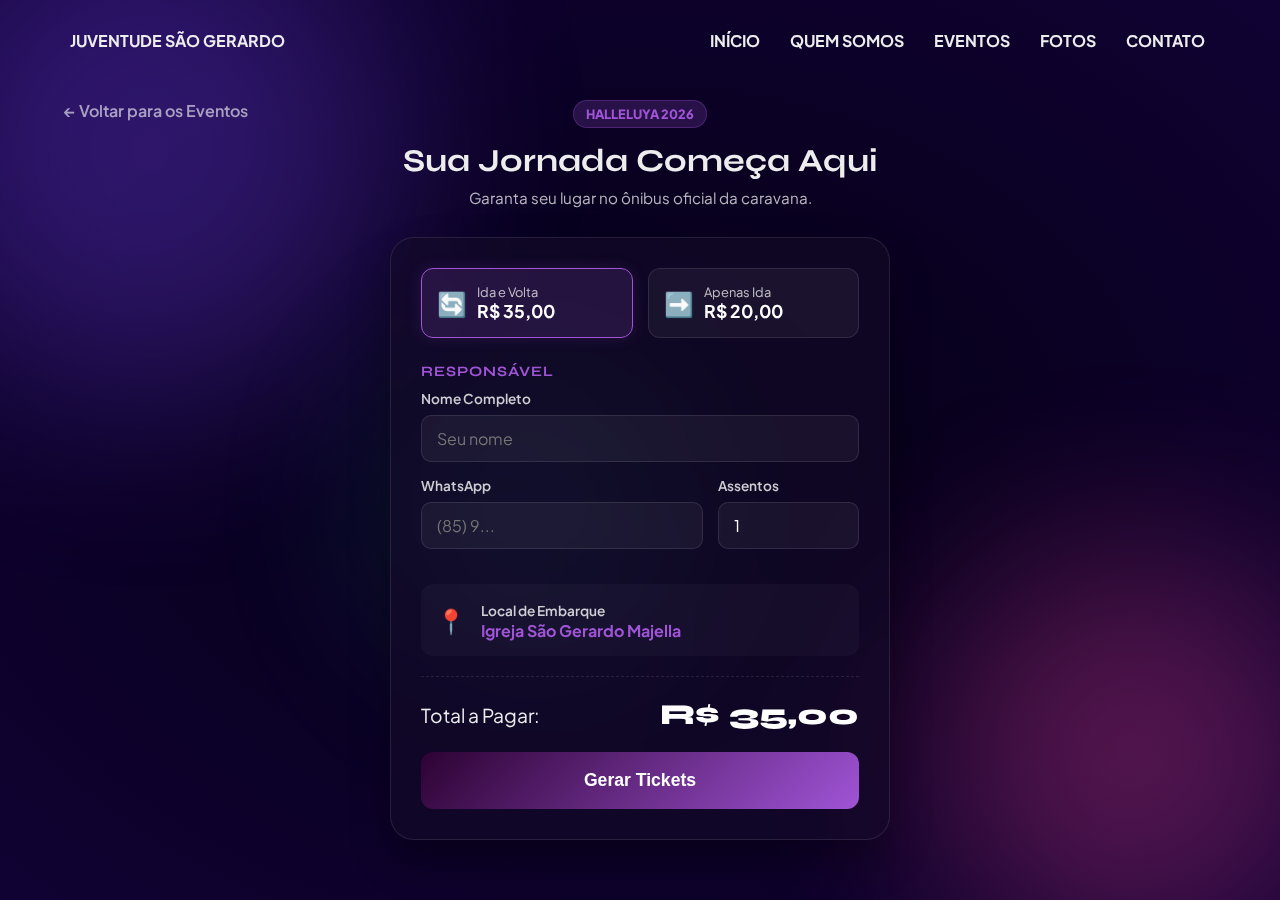
<file: src/pages/HalleluyaBus.html>
<!DOCTYPE html>
<html lang="pt-BR">
<head>
  <meta charset="UTF-8">
  <meta name="viewport" content="width=device-width, initial-scale=1.0">
  <title>Reserva Halleluya 2026 - Bus</title>
  <link rel="stylesheet" href="/src/styles/global.css">
  <link rel="stylesheet" href="/src/styles/busform.css">
</head>
<body>
  <header-component></header-component>

  <div class="form-wrapper">
    <a href="/src/pages/Events.html" class="back-link">← Voltar para os Eventos</a>

    <div class="background-shapes">
      <div class="shape shape-1"></div>
      <div class="shape shape-2"></div>
      <div class="shape shape-3"></div>
    </div>

    <div class="form-container" id="mainContainer">
      
      <div id="bookingFormSection">
        <header class="form-header">
          <div class="brand-badge">Halleluya 2026</div>
          <h1>Sua Jornada Começa Aqui</h1>
          <p>Garanta seu lugar no ônibus oficial da caravana.</p>
        </header>

        <form id="busForm" class="bus-booking-form">
          <div class="trip-selector">
            <div class="trip-option active" data-type="ida-volta" data-price="35">
              <span class="trip-icon">🔄</span>
              <div class="trip-info">
                <span class="trip-label">Ida e Volta</span>
                <span class="trip-price">R$ 35,00</span>
              </div>
            </div>
            <div class="trip-option" data-type="apenas-ida" data-price="20">
              <span class="trip-icon">➡️</span>
              <div class="trip-info">
                <span class="trip-label">Apenas Ida</span>
                <span class="trip-price">R$ 20,00</span>
              </div>
            </div>
          </div>
          <input type="hidden" id="selectedTripType" value="ida-volta">
          <input type="hidden" id="selectedTripPrice" value="35">

          <div class="section-title">Responsável</div>
          
          <div class="input-group">
            <label>Nome Completo</label>
            <input type="text" id="mainName" required placeholder="Seu nome" />
          </div>

          <div class="row-split">
            <div class="input-group">
              <label>WhatsApp</label>
              <input type="tel" id="mainPhone" required placeholder="(85) 9..." />
            </div>

            <div class="input-group">
              <label>Assentos</label>
              <input type="number" id="seatCount" min="1" max="10" value="1" required />
            </div>
          </div>

          <div id="extraPassengersContainer" class="extra-passengers-section"></div>

          <div class="location-notice">
            <span class="location-icon">📍</span>
            <div class="location-info">
              <label>Local de Embarque</label>
              <strong>Igreja São Gerardo Majella</strong>
            </div>
          </div>

          <div class="total-summary">
            <span>Total a Pagar:</span>
            <span class="total-price" id="totalPriceDisplay">R$ 35,00</span>
          </div>

          <button type="submit" class="submit-button">
            <span>Gerar Tickets</span>
            <div class="btn-shine"></div>
          </button>
        </form>
      </div>

      <div id="ticketSection" style="display: none;">
        <div class="success-message">
          <h2>🎉 Reserva Confirmada!</h2>
          <p>Salve os tickets abaixo para o embarque.</p>
        </div>

        <div id="ticketsGallery" class="ticket-gallery">
          </div>

        <div class="actions-row">
          <button id="printBtn" class="action-button print-btn">Salvar / Imprimir Tickets</button>
          <button id="newReservaBtn" class="action-button secondary-btn">Nova Reserva</button>
        </div>
      </div>

    </div>
  </div>

  <script src="/src/components/Header.js"></script>
  <script src="/src/script/BusFormLogic.js"></script>
</body>
</html>
</file>
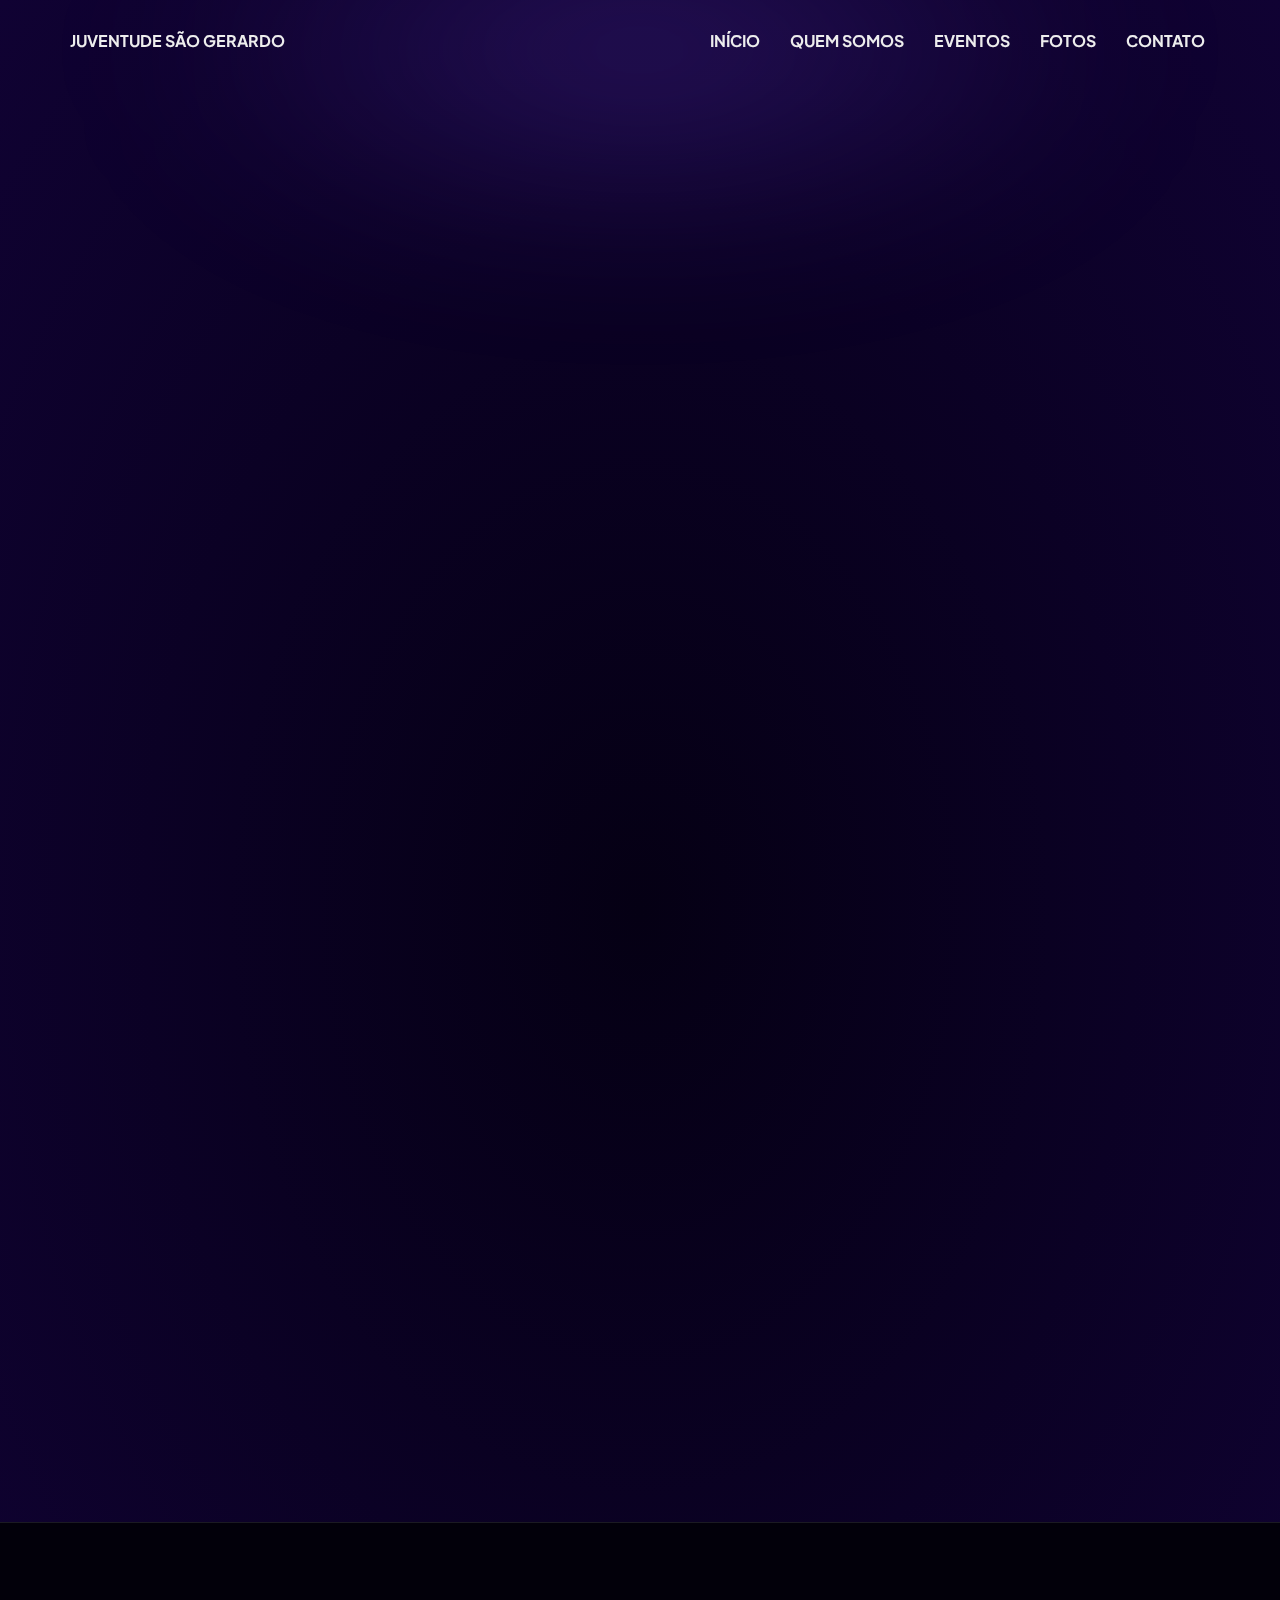
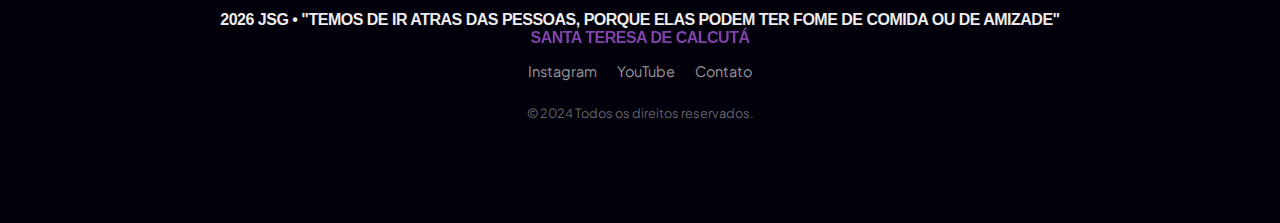
<file: src/pages/JoinUs.html>
<!DOCTYPE html>
<html lang="pt-BR">
<head>
  <meta charset="UTF-8">
  <meta name="viewport" content="width=device-width, initial-scale=1.0">
  <title>Faça Parte - Juventude São Gerardo</title>
  <link rel="stylesheet" href="/src/styles/global.css">
  <link rel="stylesheet" href="/src/styles/joinus.css">
</head>
<body>
  <header-component></header-component>

  <div class="join-wrapper">
    <div class="spotlight-top"></div>

    <main class="invite-container">
      
      <section class="invite-hero fade-up">
        <div class="floating-badge">
          🚫 SEM INSCRIÇÃO • 🚫 SEM TAXAS
        </div>
        
        <h1 class="invite-title">
          A PORTA ESTÁ <br />
          <span class="stroke-text">SEMPRE ABERTA</span>
        </h1>
        
        <p class="invite-subtitle">
          Você não precisa preencher nada. Não precisa avisar que vem.
          <br />
          <span class="highlight">É só chegar.</span> O lugar já é seu.
        </p>
      </section>

      <section class="ticket-section fade-up delay-100">
        <div class="holographic-ticket">
          <div class="ticket-left">
            <span class="ticket-label">CONVITE VIP</span>
            <h2>VOCÊ + DEUS</h2>
            <div class="ticket-info">
              <div class="info-item">
                <span class="icon">📍</span>
                <div>
                  <strong>Auditório</strong>
                  <small>Igreja São Gerardo</small>
                </div>
              </div>
              <div class="info-item">
                <span class="icon">⏰</span>
                <div>
                  <strong>Sábados</strong>
                  <small>16h30</small>
                </div>
              </div>
            </div>
          </div>
          
          <div class="ticket-divider">
            <div class="notch-top"></div>
            <div class="line"></div>
            <div class="notch-bottom"></div>
          </div>
          
          <div class="ticket-right">
            <span class="sideways">ENTRADA LIVRE</span>
            <div class="barcode"></div>
            <span class="ticket-id">SÓ VEM</span>
          </div>
          <div class="ticket-glow"></div>
        </div>
      </section>

      <section class="fears-grid fade-up delay-200">
        <div class="fear-card">
          <div class="emoji">🥺</div>
          <h3>"Tenho vergonha de ir sozinho"</h3>
          <p>Relaxa! Metade da galera chegou sozinha e hoje somos família. Temos uma equipe só pra te receber no portão.</p>
        </div>

        <div class="fear-card">
          <div class="emoji">👕</div>
          <h3>"Com que roupa eu vou?"</h3>
          <p>Com a que você se sentir bem. Do chinelo ao tênis de marca, o que importa é o seu coração.</p>
        </div>

        <div class="fear-card">
          <div class="emoji">🕊️</div>
          <h3>"Não sei rezar direito"</h3>
          <p>Ninguém sabe. A gente aprende junto. O Espírito Santo traduz até o silêncio.</p>
        </div>
      </section>

      <section class="location-cta fade-up delay-300">
        <div class="map-glass">
          <div class="map-content">
            <h2>ONDE A GENTE SE ENCONTRA</h2>
            <p>Av. Bezerra de Menezes, 1256 - São Gerardo, Fortaleza - CE</p>
            
            <div class="cta-buttons">
              <a 
                href="https://www.google.com/maps/search/?api=1&query=Paróquia+São+Gerardo+Majella+Fortaleza" 
                target="_blank" 
                rel="noopener noreferrer"
                class="btn-map"
              >
                ABRIR NO MAPA 🗺️
              </a>
              <button id="btn-calendar" class="btn-cal">
                LEMBRAR NO CALENDÁRIO 📅
              </button>
            </div>
          </div>
          <div class="map-visual-bg"></div>
        </div>
      </section>

    </main>

    <footer-component></footer-component>
  </div>

  <script src="/src/components/Header.js"></script>
  <script src="/src/components/Footer.js"></script>
  <script src="/src/script/ClassChange.js"></script>
  
  <script>
    document.getElementById('btn-calendar').addEventListener('click', () => {
      const event = {
        title: 'Grupo de Oração - Juventude São Gerardo',
        details: 'Encontro semanal da Juventude São Gerardo. Louvor, pregação e adoração.',
        location: 'Av. Bezerra de Menezes, 1256 - São Gerardo',
        start: '20240217T163000', 
        end: '20240217T190000'
      };
      // Link genérico para adicionar ao Google Calendar (abre no próximo sábado disponível teoricamente)
      const googleCalUrl = `https://calendar.google.com/calendar/render?action=TEMPLATE&text=${encodeURIComponent(event.title)}&details=${encodeURIComponent(event.details)}&location=${encodeURIComponent(event.location)}&dates=${event.start}/${event.end}&recur=RRULE:FREQ=WEEKLY;BYDAY=SA`;
      
      window.open(googleCalUrl, '_blank');
    });
  </script>
</body>
</html>
</file>
<file: src/styles/global.css>
@import url('https://fonts.googleapis.com/css2?family=Plus+Jakarta+Sans:wght@300;400;500;700;800&family=Syne:wght@700;800&display=swap');

:root{
  --primary-color: #2d0233;
  --secondary-color: #100233;
  --background-color: #050014;
  --text-color: #ededed;
  --highlight-color: #a054d6;
}

*{
  box-sizing: border-box;
  margin: 0;
  padding: 0;
}

body{
  margin: 0;
  font-family: 'Plus Jakarta Sans', sans-serif;
  padding: 0;
  background: radial-gradient(var(--background-color), var(--secondary-color));
  color: var(--text-color);
}

header-component {
  display: flex;
  align-items: center;
  gap: 20px;
  position: fixed;
  top: 0;
  left: 0;
  width: 100%;
  padding: 20px 70px;
  background: transparent;
  transition: all 0.5s ease;
  z-index: 1000;
}

header-component.scrolled {
  padding: 10px 40px;
  background: rgba(0, 0, 0, 0.5);
  backdrop-filter: blur(10px);
  box-shadow: 0 4px 6px rgba(0, 0, 0, 0.1);
}

.hero{
  position: relative;
  display: flex;
  flex-direction: column;
  justify-content: center;
  height: 100dvh;
  overflow: hidden;
  z-index: 1;
  padding: 120px 5vw;
}

.main-wrapper{
  display: flex;
  flex-direction: row;
  justify-content: space-between;
  align-items: center;
  margin-left: 100px;
  margin-right: 100px;
}

.hero-wrapper{
  display: flex;
  flex-direction: column;
  gap: 1vw;
}

.callout{
  font-family: 'Syne', sans-serif;
  background-color: rgba(205, 205, 205, 0.1);
  border: solid rgba(255, 255, 255, 0.200) 1px;
  text-transform: uppercase;
  font-weight: bold;
  font-size: medium;
  width: fit-content;
  padding: 5px 10px;
  border-radius: 100px;
  color: var(--text-color);
}

.hero-wrapper > h1{
  font-family: 'Syne', sans-serif;
  max-width: 800px;
  font-size: clamp(3rem, 5vw, 5rem);
  line-height: 1.1;
  font-weight: 800;
  letter-spacing: -1px;
}

.hero-wrapper > p{
  font-family: 'Plus Jakarta Sans', sans-serif;
  max-width: 800px;
  font-size: clamp(1.125rem, 2vw, 1rem);
  color: rgba(255, 255, 255, 0.800);
}

.highlight{
  background: linear-gradient(135deg, #fff 30%, #a78bfa 100%);
  -webkit-background-clip: text;
  -webkit-text-fill-color: transparent;
  position: relative;
  display: inline-block;
}

.btn-wrapper{
  font-family: 'Syne', sans-serif;
  margin-top: 30px;
  display: flex;
  flex-direction: row;
  justify-content: center;
  align-items: center; 
  max-width: fit-content;
  gap: 10px;
}

.btn{
  padding: 20px 25px;
  border-radius: 10px;
  border: solid rgba(255, 255, 255, 0.159) 1px;
  background: linear-gradient(135deg, var(--primary-color) 30%, #a054d6 100%);
  color: #fff;
  font-size: 1.2rem;
  text-decoration: none;
  font-weight: bold;
  width: fit-content;
  transition: all 0.3s ease;
}

.btn:hover{
  transform: translateY(-5px);
  box-shadow: 0 5px 15px rgba(160, 84, 214, 0.3);
}

.next{
  display: flex;
  flex-direction: row;
  justify-content: center;
  align-items: center;
  gap: 10px;
  background-color: rgba(205, 205, 205, 0.1);
  border: solid rgba(255, 255, 255, 0.200) 1px;
  padding: 10px 15px;
  border-radius: 10px;
}

.next p{
  font-size: 2rem;
}

.next h2{
  font-size: 1rem;  
}

.next span{
  opacity: 0.5;
}

.avivamento-card {
  font-family: 'Syne', sans-serif;
  max-width: 350px;
  width: fit-content;
  height: fit-content;
  border-radius: 20px;
  border: solid rgba(255, 255, 255, 0.200) 1px;
  padding: 35px 40px;
  position: relative;
  overflow: hidden;
  z-index: 1;
}

.avivamento-card::before {
  content: '';
  position: absolute;
  top: 0;
  left: 0;
  width: 100%;
  height: 100%;
  background: linear-gradient(380deg, rgba(205, 205, 205, 0.1) 80%, #10023313 20%);
  filter: blur(40px);
  z-index: -1;
  transform: scale(1.2);
}

.avivamento-card .emoji{
  font-size: 3.5rem;
  opacity: 1;
}

.avivamento-card p{
  opacity: 0.7;
  margin-top: 5px;
}

.orbee1, .orbee2 {
  position: absolute;
  border-radius: 50%;
  filter: blur(100px);
  z-index: -1;
  margin-left: 100px;
  width: 500px;
  height: 400px;
  opacity: 0.3;
}

.orbee1 {
  top: -100px;
  left: -100px;
  background-color: #7c48ff;
}

.orbee2 {
  bottom: 200px;
  right: -100px;
  background-color: #ff48a5; 
}

.hero > *:not(.orbee1):not(.orbee2) {
  position: relative;
  z-index: 2;
}

.pilars{
  display: flex;
  flex-direction: column;
  align-items: center;
}

.pilars > h1{
  font-family: 'Syne', sans-serif;
  font-size: 2.5rem;
  margin-top: 30px;
  font-weight: 800;
  letter-spacing: -1px;
}

.pilars > p{
  font-family: 'Plus Jakarta Sans', sans-serif;
  font-size: 1.125rem;
  color: rgba(255, 255, 255, 0.800);
  margin-bottom: 20px;
  opacity: 0.8;
}

.cards-section {
  display: grid;
  grid-template-columns: 2fr 1fr;
  grid-template-rows: 1fr 1fr;
  background: transparent;
  gap: 20px;
  height: 80vh; 
  padding: 50px 5vw;
  width: 100%;
}

.card {
  position: relative;
  border-radius: 20px;
  overflow: hidden;
  display: flex;
  align-items: flex-end;
  padding: 30px;
  text-decoration: none;
  background-size: cover;
  background-position: center;
  transition: all 0.5s ease;
  border: 1px solid rgba(255, 255, 255, 0.1);
  filter: grayscale(100%);
}

.card::before {
  content: '';
  position: absolute;
  top: 0;
  left: 0;
  width: 100%;
  height: 100%;
  background: linear-gradient(to top, rgba(0, 0, 0, 0.9), transparent);
  z-index: 1;
  transition: opacity 0.3s ease;
}

.card-content {
  position: relative;
  z-index: 2;
  color: white;
}

.card h3 {
  font-family: 'Syne', sans-serif;
  font-size: 1.5rem;
  margin-bottom: 5px;
  text-transform: uppercase;
}

.card p {
  font-family: 'Plus Jakarta Sans', sans-serif;
  font-size: 0.9rem;
  opacity: 0.8;
}

.main-card {
  grid-column: 1 / 2;
  grid-row: 1 / 3;
}

.main-card h3 {
  font-size: 2.5rem;
}

.card:hover {
  transform: translateY(-5px);
  border-color: rgba(255, 255, 255, 0.4);
  filter: grayscale(0);
}

.card:hover::before {
  opacity: 0.8;
}

#card1 {
  background-image: url('https://storage.googleapis.com/media_files_prod/uploads/page/None/page-9ba2c7fba90cfda93ea8d2838c36de29.jpg');
}

#card2 {
  background-image: url('https://images.unsplash.com/photo-1511632765486-a01980e01a18?q=80&w=2070&auto=format&fit=crop');
}

#card3 {
  background-image: url('https://images.unsplash.com/photo-1493246507139-91e8fad9978e?q=80&w=2070&auto=format&fit=crop');
}

.glass-marquee {
  background: rgba(255, 255, 255, 0.03);
  border-top: 1px solid rgba(255, 255, 255, 0.05);
  border-bottom: 1px solid rgba(255, 255, 255, 0.05);
  padding: 20px 0;
  white-space: nowrap;
  overflow: hidden;
}

.track {
  display: inline-block;
  animation: marquee 30s linear infinite;
}

.track span {
  font-family: 'Syne', sans-serif;
  font-size: 1.5rem;
  font-weight: 800;
  opacity: 0.2;
  letter-spacing: 5px;
}

@keyframes marquee {
  0% { transform: translateX(0); }
  100% { transform: translateX(-50%); }
}

html.lenis, html.lenis body {
  height: auto;
}

.lenis.lenis-smooth {
  scroll-behavior: auto !important;
}

.lenis.lenis-smooth [data-lenis-prevent] {
  overscroll-behavior: contain;
}

.lenis.lenis-stopped {
  overflow: hidden;
}

.lenis.lenis-scrolling iframe {
  pointer-events: none;
}
</file>
<file: src/styles/busform.css>
@import url('https://fonts.googleapis.com/css2?family=Plus+Jakarta+Sans:wght@300;400;500;700;800&family=Syne:wght@700;800&display=swap');

:root {
  --primary-color: #2d0233;
  --highlight-color: #a054d6;
  --text-color: #ededed;
  --bg-dark: #050014;
  --glass: rgba(255, 255, 255, 0.05);
  --border: rgba(255, 255, 255, 0.1);
}

body {
  background-color: var(--bg-dark);
  color: var(--text-color);
  font-family: 'Plus Jakarta Sans', sans-serif;
  margin: 0;
  overflow-x: hidden;
}

.form-wrapper {
  min-height: 100vh;
  padding: 100px 20px 50px;
  position: relative;
  display: flex;
  flex-direction: column;
  align-items: center;
}

/* Background Shapes */
.background-shapes {
  position: fixed;
  top: 0;
  left: 0;
  width: 100%;
  height: 100%;
  z-index: -1;
  pointer-events: none;
}

.shape {
  position: absolute;
  border-radius: 50%;
  filter: blur(100px);
  opacity: 0.3;
}

.shape-1 { width: 500px; height: 500px; background: #7c48ff; top: -100px; left: -100px; }
.shape-2 { width: 400px; height: 400px; background: #ff48a5; bottom: -50px; right: -50px; }
.shape-3 { width: 300px; height: 300px; background: #48d6ff; top: 40%; left: 30%; opacity: 0.15; }

.back-link {
  position: absolute;
  top: 100px;
  left: 5vw;
  color: rgba(255, 255, 255, 0.6);
  text-decoration: none;
  font-weight: 600;
  transition: color 0.3s;
  z-index: 10;
}

.back-link:hover { color: var(--highlight-color); }

.form-container {
  width: 100%;
  max-width: 500px;
  position: relative;
  z-index: 2;
  transition: max-width 0.5s ease;
}

/* Quando exibir tickets, expandir container */
.form-container.wide-mode {
  max-width: 900px;
}

/* Form Header */
.form-header {
  text-align: center;
  margin-bottom: 30px;
}

.brand-badge {
  display: inline-block;
  background: rgba(160, 84, 214, 0.2);
  color: var(--highlight-color);
  padding: 5px 12px;
  border-radius: 20px;
  font-size: 0.8rem;
  font-weight: 800;
  text-transform: uppercase;
  margin-bottom: 15px;
  border: 1px solid rgba(160, 84, 214, 0.3);
}

.form-header h1 {
  font-family: 'Syne', sans-serif;
  font-size: 2rem;
  margin-bottom: 10px;
  line-height: 1.1;
}

.form-header p {
  color: rgba(255, 255, 255, 0.7);
  font-size: 0.95rem;
}

/* Form Styling */
.bus-booking-form {
  background: rgba(20, 10, 40, 0.6);
  backdrop-filter: blur(20px);
  border: 1px solid var(--border);
  border-radius: 24px;
  padding: 30px;
  box-shadow: 0 20px 40px rgba(0,0,0,0.3);
}

/* Trip Selector */
.trip-selector {
  display: flex;
  gap: 15px;
  margin-bottom: 25px;
}

.trip-option {
  flex: 1;
  background: var(--glass);
  border: 1px solid var(--border);
  border-radius: 12px;
  padding: 15px;
  cursor: pointer;
  display: flex;
  align-items: center;
  gap: 10px;
  transition: all 0.3s ease;
}

.trip-option.active {
  background: rgba(160, 84, 214, 0.15);
  border-color: var(--highlight-color);
  box-shadow: 0 0 15px rgba(160, 84, 214, 0.15);
}

.trip-icon { font-size: 1.5rem; }

.trip-info { display: flex; flex-direction: column; }
.trip-label { font-size: 0.8rem; opacity: 0.8; }
.trip-price { font-weight: bold; font-size: 1.1rem; color: #fff; }

/* Inputs */
.section-title {
  font-family: 'Syne', sans-serif;
  font-weight: bold;
  margin: 20px 0 10px;
  color: var(--highlight-color);
  font-size: 0.9rem;
  text-transform: uppercase;
  letter-spacing: 1px;
}

.input-group {
  display: flex;
  flex-direction: column;
  gap: 8px;
  margin-bottom: 15px;
}

.row-split {
  display: grid;
  grid-template-columns: 2fr 1fr;
  gap: 15px;
}

label { font-size: 0.85rem; font-weight: 600; color: rgba(255,255,255,0.8); }

input {
  background: rgba(255,255,255,0.05);
  border: 1px solid var(--border);
  border-radius: 10px;
  padding: 12px 15px;
  color: white;
  font-size: 1rem;
  outline: none;
  font-family: 'Plus Jakarta Sans', sans-serif;
  transition: all 0.3s ease;
}

input:focus {
  border-color: var(--highlight-color);
  background: rgba(255,255,255,0.1);
}

/* Extra Passengers */
.passenger-row {
  background: rgba(255,255,255,0.02);
  border-left: 2px solid var(--highlight-color);
  padding: 15px;
  margin-bottom: 15px;
  border-radius: 0 10px 10px 0;
  animation: fadeIn 0.3s ease;
}

/* Location & Total */
.location-notice {
  display: flex;
  align-items: center;
  gap: 15px;
  background: rgba(255, 255, 255, 0.03);
  padding: 15px;
  border-radius: 12px;
  margin: 20px 0;
}

.location-icon { font-size: 1.5rem; }
.location-info strong { color: var(--highlight-color); display: block; }

.total-summary {
  display: flex;
  justify-content: space-between;
  align-items: center;
  padding: 20px 0;
  border-top: 1px dashed var(--border);
  margin-top: 10px;
  font-size: 1.2rem;
}

.total-price {
  font-family: 'Syne', sans-serif;
  font-weight: 800;
  font-size: 1.8rem;
  color: #fff;
}

/* Buttons */
.submit-button {
  position: relative;
  width: 100%;
  padding: 18px;
  background: linear-gradient(135deg, var(--primary-color), var(--highlight-color));
  border: none;
  border-radius: 12px;
  color: white;
  font-weight: 800;
  font-size: 1.1rem;
  cursor: pointer;
  overflow: hidden;
  transition: transform 0.2s;
}

.submit-button:hover { transform: translateY(-2px); }

.btn-shine {
  position: absolute;
  top: 0;
  left: -100%;
  width: 50%;
  height: 100%;
  background: linear-gradient(to right, transparent, rgba(255,255,255,0.4), transparent);
  transform: skewX(-20deg);
  animation: shine 3s infinite;
}

/* --- TICKET STYLING --- */
.ticket-gallery {
  display: grid;
  grid-template-columns: repeat(auto-fit, minmax(300px, 1fr));
  gap: 20px;
  margin-top: 30px;
}

.success-message { text-align: center; animation: fadeIn 0.5s ease; }
.success-message h2 { color: #4ade80; margin-bottom: 5px; }

.ticket-card {
  background: #fff;
  color: #000;
  border-radius: 16px;
  overflow: hidden;
  position: relative;
  font-family: 'Space Mono', monospace; /* Fonte tipo ticket */
  box-shadow: 0 10px 30px rgba(0,0,0,0.5);
  animation: slideUp 0.5s ease;
}

.ticket-header {
  background: var(--primary-color);
  color: white;
  padding: 15px;
  display: flex;
  justify-content: space-between;
  align-items: center;
}

.ticket-type { font-size: 0.8rem; font-weight: bold; text-transform: uppercase; }
.ticket-logo { font-weight: 900; letter-spacing: 2px; }

.ticket-body { padding: 20px; }

.ticket-row {
  display: flex;
  justify-content: space-between;
  margin-bottom: 15px;
}

.ticket-field { display: flex; flex-direction: column; }
.ticket-field label { color: #666; font-size: 0.7rem; text-transform: uppercase; }
.ticket-field span { font-weight: bold; font-size: 1rem; color: #000; }
.ticket-field.right { text-align: right; }

/* Efeito de Rasgo */
.ticket-rip {
  height: 20px;
  background: #fff;
  position: relative;
  border-bottom: 2px dashed #ccc;
}
.ticket-rip::before, .ticket-rip::after {
  content: '';
  position: absolute;
  bottom: -10px;
  width: 20px;
  height: 20px;
  background: var(--bg-dark);
  border-radius: 50%;
}
.ticket-rip::before { left: -10px; }
.ticket-rip::after { right: -10px; }

.ticket-footer {
  padding: 15px 20px;
  display: flex;
  justify-content: space-between;
  align-items: center;
  background: #f8f8f8;
}

.qr-code {
  width: 40px;
  height: 40px;
  background: #000; /* Placeholder */
}

.ticket-id {
  font-family: 'Courier New', monospace;
  font-weight: bold;
  color: #666;
}

.actions-row {
  display: flex;
  gap: 15px;
  margin-top: 30px;
  justify-content: center;
}

.action-button {
  padding: 15px 30px;
  border-radius: 50px;
  border: none;
  font-weight: bold;
  cursor: pointer;
  transition: all 0.3s;
}

.print-btn { background: var(--highlight-color); color: white; }
.print-btn:hover { background: #b06be0; }

.secondary-btn { background: transparent; border: 1px solid rgba(255,255,255,0.3); color: white; }
.secondary-btn:hover { background: rgba(255,255,255,0.1); }

@keyframes fadeIn { from { opacity: 0; } to { opacity: 1; } }
@keyframes slideUp { from { transform: translateY(20px); opacity: 0; } to { transform: translateY(0); opacity: 1; } }
@keyframes shine { 0% { left: -100%; } 20% { left: 200%; } 100% { left: 200%; } }

@media print {
  body * { visibility: hidden; }
  .ticket-gallery, .ticket-gallery * { visibility: visible; }
  .ticket-gallery { position: absolute; left: 0; top: 0; width: 100%; grid-template-columns: 1fr 1fr; }
  .ticket-card { break-inside: avoid; border: 1px solid #000; }
  .ticket-rip::before, .ticket-rip::after { background: #fff; } /* Fix para impressão */
}
</file>
<file: src/styles/joinus.css>
@import url('https://fonts.googleapis.com/css2?family=Plus+Jakarta+Sans:wght@300;400;500;700;800&family=Syne:wght@700;800&display=swap');

:root {
  --primary: #2d0233;
  --accent: #a054d6;
  --text: #ededed;
  --glass: rgba(255, 255, 255, 0.05);
  --border: rgba(255, 255, 255, 0.1);
}

body {
  background-color: #050014;
  color: var(--text);
  font-family: 'Plus Jakarta Sans', sans-serif;
  overflow-x: hidden;
}

.join-wrapper {
  position: relative;
  min-height: 100vh;
  display: flex;
  flex-direction: column;
}

.spotlight-top {
  position: absolute;
  top: -150px;
  left: 50%;
  transform: translateX(-50%);
  width: 80%;
  height: 400px;
  background: radial-gradient(ellipse at center, rgba(124, 72, 255, 0.25) 0%, transparent 70%);
  filter: blur(80px);
  z-index: 0;
  pointer-events: none;
}

.invite-container {
  position: relative;
  z-index: 1;
  max-width: 900px;
  margin: 0 auto;
  padding: 140px 20px 60px;
  width: 100%;
}

/* --- Hero --- */
.invite-hero {
  text-align: center;
  margin-bottom: 60px;
  display: flex;
  flex-direction: column;
  align-items: center;
}

.floating-badge {
  font-family: 'Syne', sans-serif;
  background: rgba(255, 72, 165, 0.1);
  border: 1px solid rgba(255, 72, 165, 0.3);
  color: #ff48a5;
  padding: 8px 16px;
  border-radius: 50px;
  font-size: 0.8rem;
  font-weight: bold;
  margin-bottom: 20px;
  backdrop-filter: blur(5px);
}

.invite-title {
  font-family: 'Syne', sans-serif;
  font-size: clamp(2.5rem, 5vw, 4rem);
  font-weight: 800;
  line-height: 1;
  margin-bottom: 20px;
}

.stroke-text {
  -webkit-text-stroke: 1px rgba(255,255,255,0.8);
  color: transparent;
}

.invite-subtitle {
  font-size: 1.1rem;
  color: rgba(255, 255, 255, 0.7);
  line-height: 1.5;
  max-width: 500px;
}

.highlight {
  color: var(--accent);
  font-weight: bold;
}

/* --- Holographic Ticket --- */
.ticket-section {
  display: flex;
  justify-content: center;
  margin-bottom: 80px;
  perspective: 1000px;
}

.holographic-ticket {
  display: flex;
  width: 100%;
  max-width: 600px;
  height: 220px;
  background: linear-gradient(135deg, rgba(255,255,255,0.1), rgba(255,255,255,0.02));
  border: 1px solid rgba(255,255,255,0.2);
  border-radius: 20px;
  position: relative;
  overflow: hidden;
  backdrop-filter: blur(10px);
  box-shadow: 0 10px 30px rgba(0,0,0,0.3);
  transition: transform 0.3s ease;
}

.holographic-ticket:hover {
  transform: rotateX(5deg) translateY(-5px);
}

.ticket-left {
  flex: 2;
  padding: 25px;
  display: flex;
  flex-direction: column;
  justify-content: space-between;
}

.ticket-label {
  font-family: 'Syne', sans-serif;
  font-size: 0.75rem;
  letter-spacing: 2px;
  color: rgba(255,255,255,0.5);
}

.ticket-left h2 {
  font-family: 'Syne', sans-serif;
  font-size: 2rem;
  font-weight: 800;
  background: linear-gradient(to right, #fff, #a054d6);
  -webkit-background-clip: text;
  -webkit-text-fill-color: transparent;
  margin: 10px 0;
}

.ticket-info {
  display: flex;
  gap: 20px;
}

.info-item {
  display: flex;
  align-items: center;
  gap: 10px;
}

.info-item .icon {
  font-size: 1.5rem;
  background: rgba(255,255,255,0.1);
  width: 40px;
  height: 40px;
  display: flex;
  align-items: center;
  justify-content: center;
  border-radius: 50%;
}

.info-item div {
  display: flex;
  flex-direction: column;
}

.info-item strong {
  font-size: 0.9rem;
}

.info-item small {
  font-size: 0.8rem;
  color: rgba(255,255,255,0.6);
}

/* Divider & Notches */
.ticket-divider {
  width: 2px;
  display: flex;
  flex-direction: column;
  justify-content: space-between;
  position: relative;
  margin: 10px 0;
}

.ticket-divider .line {
  flex: 1;
  border-left: 2px dashed rgba(255,255,255,0.2);
  margin: 10px 0;
}

.notch-top, .notch-bottom {
  width: 20px;
  height: 20px;
  background-color: #050014; /* Cor do fundo da página para simular corte */
  border-radius: 50%;
  position: absolute;
  left: 50%;
  transform: translateX(-50%);
  box-shadow: inset 0 0 10px rgba(0,0,0,0.5);
}

.notch-top { top: -20px; }
.notch-bottom { bottom: -20px; }

.ticket-right {
  flex: 0.8;
  display: flex;
  flex-direction: column;
  align-items: center;
  justify-content: center;
  padding: 20px;
  background: rgba(0,0,0,0.2);
  border-left: 1px solid rgba(255,255,255,0.05);
}

.sideways {
  writing-mode: vertical-rl;
  text-orientation: mixed;
  font-size: 0.7rem;
  letter-spacing: 3px;
  opacity: 0.6;
  margin-bottom: 10px;
}

.barcode {
  width: 30px;
  height: 80px;
  background: repeating-linear-gradient(
    to bottom,
    #fff,
    #fff 2px,
    transparent 2px,
    transparent 4px
  );
  opacity: 0.8;
}

.ticket-id {
  font-family: 'Syne', sans-serif;
  margin-top: 10px;
  font-weight: bold;
  color: var(--accent);
}

.ticket-glow {
  position: absolute;
  top: 0;
  left: -100%;
  width: 50%;
  height: 100%;
  background: linear-gradient(to right, transparent, rgba(255,255,255,0.2), transparent);
  transform: skewX(-20deg);
  animation: hologram 4s infinite linear;
  pointer-events: none;
}

@keyframes hologram {
  0% { left: -100%; }
  20% { left: 200%; }
  100% { left: 200%; }
}

/* --- Fears Grid --- */
.fears-grid {
  display: grid;
  grid-template-columns: repeat(auto-fit, minmax(250px, 1fr));
  gap: 20px;
  margin-bottom: 80px;
}

.fear-card {
  background: var(--glass);
  border: 1px solid var(--border);
  padding: 30px;
  border-radius: 20px;
  transition: transform 0.3s ease;
}

.fear-card:hover {
  transform: translateY(-5px);
  background: rgba(255,255,255,0.08);
}

.fear-card .emoji {
  font-size: 2.5rem;
  margin-bottom: 15px;
}

.fear-card h3 {
  font-family: 'Syne', sans-serif;
  font-size: 1.1rem;
  margin-bottom: 10px;
  color: #fff;
}

.fear-card p {
  font-size: 0.9rem;
  color: rgba(255,255,255,0.7);
  line-height: 1.5;
}

/* --- Location CTA --- */
.location-cta {
  width: 100%;
}

.map-glass {
  background: url('https://images.unsplash.com/photo-1524661135-423995f22d0b?q=80&w=2074&auto=format&fit=crop');
  background-size: cover;
  background-position: center;
  border-radius: 24px;
  position: relative;
  overflow: hidden;
  padding: 60px 20px;
  text-align: center;
  border: 1px solid rgba(255,255,255,0.2);
}

.map-glass::before {
  content: '';
  position: absolute;
  top: 0;
  left: 0;
  width: 100%;
  height: 100%;
  background: rgba(5, 0, 20, 0.85); /* Dark overlay */
  backdrop-filter: blur(5px);
  z-index: 1;
}

.map-content {
  position: relative;
  z-index: 2;
}

.map-content h2 {
  font-family: 'Syne', sans-serif;
  font-size: 1.8rem;
  margin-bottom: 10px;
}

.cta-buttons {
  display: flex;
  justify-content: center;
  gap: 15px;
  margin-top: 30px;
  flex-wrap: wrap;
}

.btn-map, .btn-cal {
  padding: 15px 25px;
  border-radius: 10px;
  font-weight: bold;
  font-size: 0.9rem;
  cursor: pointer;
  transition: all 0.3s ease;
  text-decoration: none;
  font-family: 'Plus Jakarta Sans', sans-serif;
}

.btn-map {
  background: #fff;
  color: var(--primary);
  border: none;
}

.btn-map:hover {
  background: #eee;
  transform: scale(1.05);
}

.btn-cal {
  background: transparent;
  color: #fff;
  border: 1px solid rgba(255,255,255,0.3);
}

.btn-cal:hover {
  border-color: #fff;
  background: rgba(255,255,255,0.1);
}

/* --- Animations --- */
.fade-up {
  opacity: 0;
  animation: fadeUp 0.8s ease forwards;
}
.delay-100 { animation-delay: 0.2s; }
.delay-200 { animation-delay: 0.4s; }
.delay-300 { animation-delay: 0.6s; }

@keyframes fadeUp {
  from { opacity: 0; transform: translateY(30px); }
  to { opacity: 1; transform: translateY(0); }
}

@media (max-width: 768px) {
  .holographic-ticket {
    flex-direction: column;
    height: auto;
  }
  .ticket-divider {
    flex-direction: row;
    width: 100%;
    height: 2px;
  }
  .ticket-divider .line {
    border-left: none;
    border-top: 2px dashed rgba(255,255,255,0.2);
  }
  .notch-top { top: auto; left: -10px; transform: none; bottom: -9px;}
  .notch-bottom { bottom: auto; right: -10px; left: auto; transform: none; top: -11px;}
  
  .ticket-right {
    border-left: none;
    border-top: 1px solid rgba(255,255,255,0.05);
    flex-direction: row;
    justify-content: space-between;
  }
  .sideways {
    writing-mode: horizontal-tb;
    margin-bottom: 0;
  }
  .barcode {
    width: 80px;
    height: 30px;
    background: repeating-linear-gradient(to right, #fff, #fff 2px, transparent 2px, transparent 4px);
  }
}
</file>
